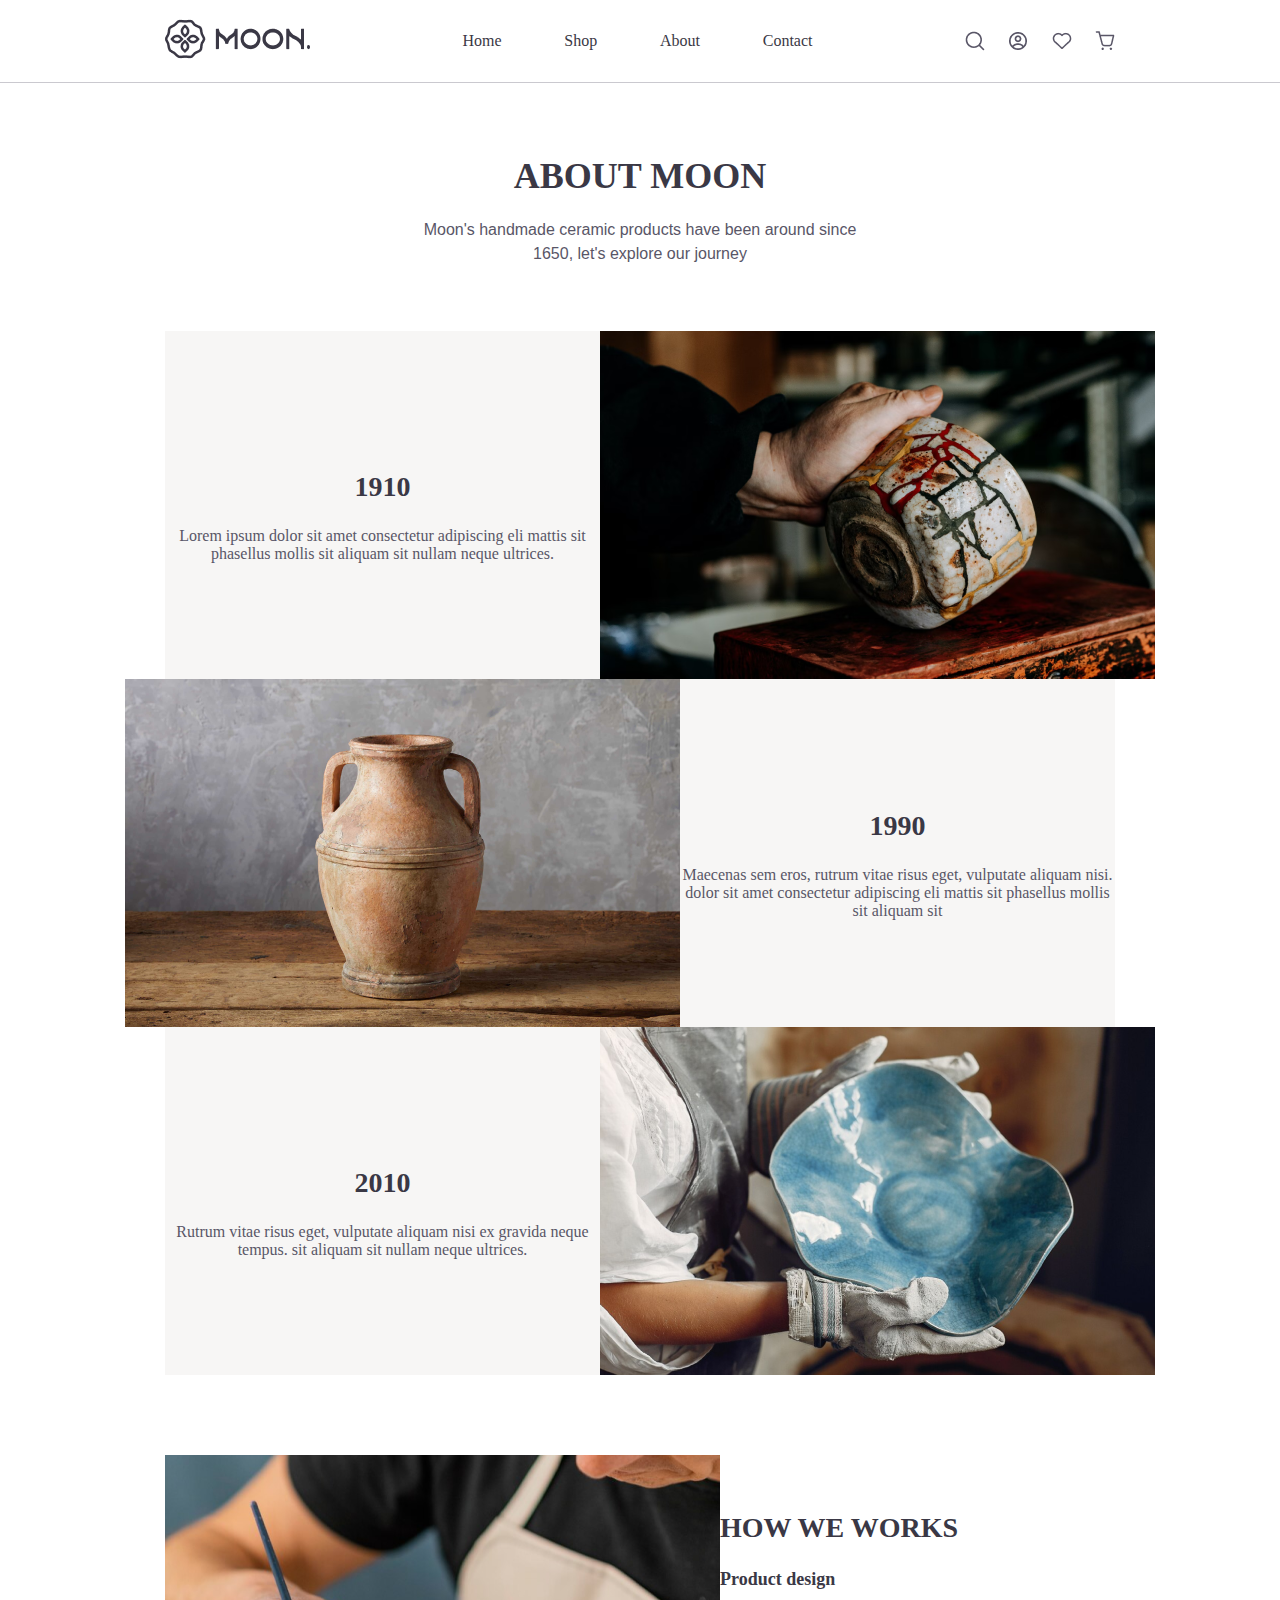
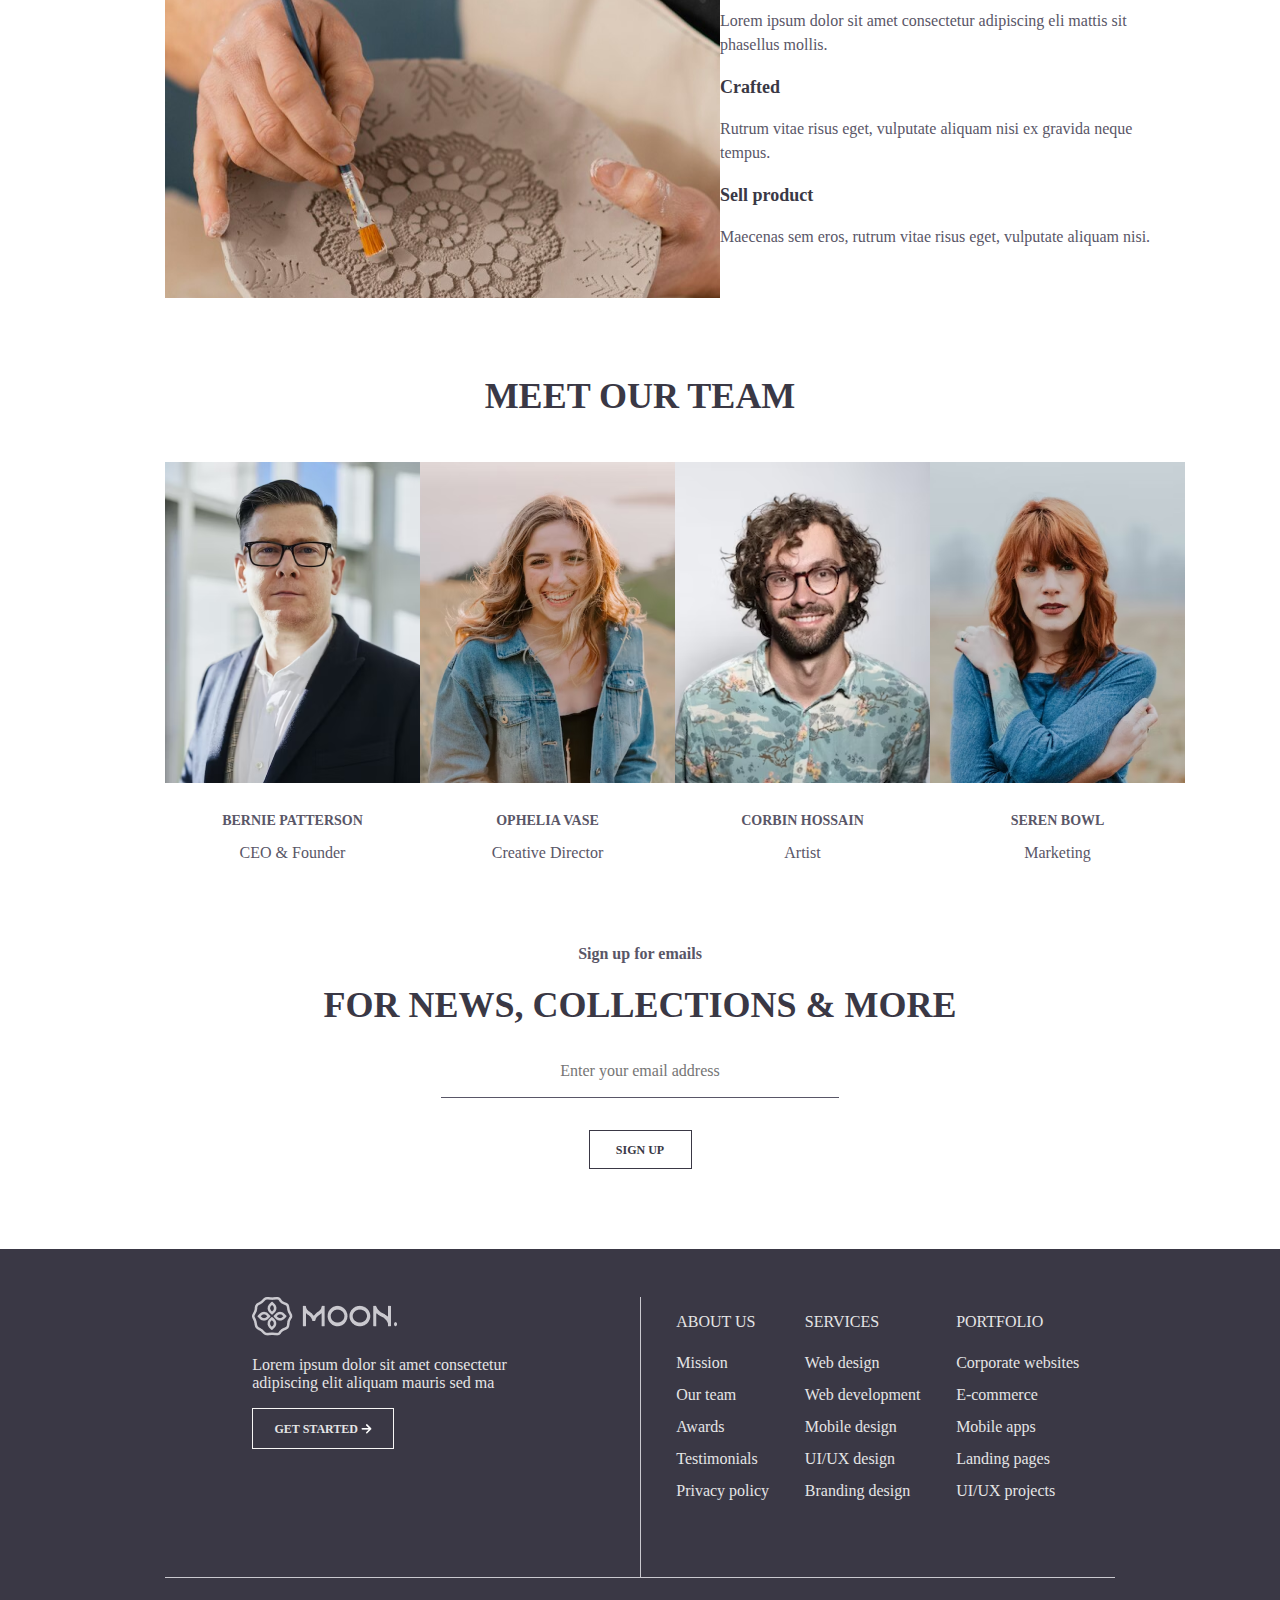
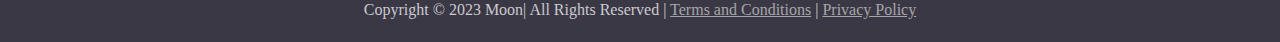
<file: moon/pages/about.html>
<!DOCTYPE html>
<html lang="en">
  <head>
    <meta charset="UTF-8" />
    <meta name="viewport" content="width=device-width, initial-scale=1.0" />
    <link rel="stylesheet" href="/moon/styles/style.css" />
    <title>About</title>
  </head>
  <body>
    <header>
      <div>
        <img src="/moon/static/images/logo.png" alt="Логотип компании" />
      </div>
      
      <nav>
        <ul>
          <li><a href="#" class="header__link">Home</a></li>
          <li><a href="#" class="header__link">Shop</a></li>
          <li><a href="#" class="header__link">About</a></li>
          <li><a href="#" class="header__link">Contact</a></li>
        </ul>
      </nav>
      <div class="header__icon_button">
        <img class="header__icon" src="/moon/static/icons/Search.png" alt="Найти на сайте" />
        <img
          class="header__icon"
          src="/moon/static/icons/Avatar.png"
          alt="Переход в личный кабинет"
        />
        <img class="header__icon" src="/moon/static/icons/Heart.png" alt="Список избранного" />
        <img 
            class="header__icon"
            src="/moon/static/icons/Shopping cart.png"
            alt="Перейти в корзину"
        />
      </div>
    </header>
    <main>
        <section class="about__main">
            <h1>About Moon</h1>
            <p>
                Moon's handmade ceramic products have been around since 1650, let's
                explore our journey
            </p>
        </section>

        <section class="about__evolution">
            <article class="about__evolution_article">
            <div class="about__evolution_article_caption">
                <h2>1910</h2>
                <p>
                Lorem ipsum dolor sit amet consectetur adipiscing eli mattis sit
                phasellus mollis sit aliquam sit nullam neque ultrices.
                </p>
            </div>
            <img src="/moon/static/images/image 127.png" alt="" />
            </article>

            <article class="about__evolution_article">
            <div class="about__evolution_article_caption">
                <h2>1990</h2>
                <p>
                Maecenas sem eros, rutrum vitae risus eget, vulputate aliquam
                nisi. dolor sit amet consectetur adipiscing eli mattis sit
                phasellus mollis sit aliquam sit
                </p>
            </div>
            <img src="/moon/static/images/653289D108_N210216 1.png" alt="" />
            </article>

            <article class="about__evolution_article">
            <div class="about__evolution_article_caption">
                <h2>2010</h2>
                <p>
                Rutrum vitae risus eget, vulputate aliquam nisi ex gravida neque
            tempus. sit aliquam sit nullam neque ultrices.
                </p>
            </div>
            <img src="/moon/static/images/image 125.png" alt="" />
            </article>
        </section>

        <section class="about__work">
          <div class="about__work__content">
              <img 
                src="/moon/static/images/image 124.png" alt="" 
                class="about__work__content__caption_img"
              />
              <div class="about__work__content__caption">
                  <div class="about__work__content__caption_text">
                    <h2>How we works</h2>
                    <h3>Product design</h3>
                    <p>
                      Lorem ipsum dolor sit amet consectetur adipiscing eli mattis sit
                      phasellus mollis.
                    </p>
                    <h3>Crafted</h3>
                    <p>
                      Rutrum vitae risus eget, vulputate aliquam nisi ex gravida neque
                      tempus.
                    </p>
                    <h3>Sell product</h3>
                    <p>
                      Maecenas sem eros, rutrum vitae risus eget, vulputate aliquam nisi.
                    </p>
                  </div>
                  
              </div>
              
        </div>
        </section>

        <section class="about__team">
        <h2>Meet Our Team</h2>
        <div class="about__team_item">
          <article>
              <img src="/moon/static/images/image 113.png" alt="" />
              <div class="about__team__article_caption">
              <div class="about__team__article_caption_name">
                  <p>Bernie PATTERSON</p>
              </div>
              <div class="about__team__article_caption_position">
                  <p>CEO & Founder</p>
              </div>
              </div>
          </article>

          <article>
              <img src="/moon/static/images/image 116.png" alt="" />
              <div class="about__team__article_caption">
              <div class="about__team__article_caption_name">
                  <p>Ophelia Vase</p>
              </div>
              <div class="about__team__article_caption_position">
                  <p>Creative Director</p>
              </div>
              </div>
          </article>

          <article>
              <img src="/moon/static/images/image 114.png" alt="" />
              <div class="about__team__article_caption">
              <div class="about__team__article_caption_name">
                  <p>CorbiN HOSSAIN</p>
              </div>
              <div class="about__team__article_caption_position">
                  <p>Artist</p>
              </div>
              </div>
          </article>

          <article>
              <img src="/moon/static/images/image 118.png" alt="" />
              <div class="about__team__article_caption">
              <div class="about__team__article_caption_name">
                  <p>Seren Bowl</p>
              </div>
              <div class="about__team__article_caption_position">
                  <p>Marketing</p>
              </div>
              </div>
          </article>

        </div>

        </section>

        <section class="about__subscribe">
        <div class="about__subscribe_content">
            <p class="about__subscribe_content__title">Sign up for emails</p>
            <p class="about__subscribe_content__target">For news, collections & more</p>
            <input 
                type="email" 
                placeholder="Enter your email address" 
                class="about__subscribe_content__input">
            </input>
            <div>
                <button class="about__subscribe_content__button">SIGN UP</button>
            </div>
        </div>
        </section>
    </main>
  </body>
  
  <footer>
    <div class="footer__container">
      <div class="footer__content">
        <div class="footer__content__logo">
          <div class="footer__content__logo_content">
            <img src="/moon/static/images/logo_white.png" alt="" />
            <p>
              Lorem ipsum dolor sit amet consectetur adipiscing elit aliquam mauris
              sed ma
            </p>
            <button class="footer__content__logo_button">
              Get started
              <img src="/moon/static/icons/Arrow Right.png" alt="">
            </button>
          </div>
          
        </div>

        <div class="footer__content__links">
          <div>
            <p>About us</p>
            <nav>
              <ul>
                <li><a href="#">Mission</a></li>
                <li><a href="#">Our team</a></li>
                <li><a href="#">Awards</a></li>
                <li><a href="#">Testimonials</a></li>
                <li><a href="#">Privacy policy</a></li>
              </ul>
            </nav>
          </div>

          <div>
            <p>Services</p>
            <nav>
              <ul>
                <li><a href="#">Web design</a></li>
                <li><a href="#">Web development</a></li>
                <li><a href="#">Mobile design</a></li>
                <li><a href="#">UI/UX design</a></li>
                <li><a href="#">Branding design</a></li>
              </ul>
            </nav>
          </div>

          <div>
            <p>Portfolio</p>
            <nav>
              <ul>
                <li><a href="#">Corporate websites</a></li>
                <li><a href="#">E-commerce</a></li>
                <li><a href="#">Mobile apps</a></li>
                <li><a href="#">Landing pages</a></li>
                <li><a href="#">UI/UX projects</a></li>
              </ul>
            </nav>
          </div>
        </div>
      </div>

      <div class="footer__copyright">
        <p>
          Copyright &copy; 2023 Moon| All Rights Reserved |
          <a href="http://" target="_blank" rel="noopener noreferrer"
            >Terms and Conditions</a
          >
          |
          <a href="" target="_blank">Privacy Policy</a>
        </p>
      </div>
    </div>
  </footer>
</html>
</file>
<file: moon/styles/style.css>
* {
    color: #595667;
    background-color: #FFFFFF;
}

body {
    margin: 0px;
}

main {
    margin: 10px 165px;
}




header {
    height: 82px;
    display: flex;
    justify-content: space-between;
    align-items: center;
    margin: 0px;
    padding: 0px 165px;
    border-bottom: 1px solid #CAC9CF;

    nav {
        width: 350px;
        ul {
            list-style: none;
            padding-left: 0;
            display: flex;
            justify-content: space-between
        };

        a {
            color: #3A3845;
            text-decoration: none;
        };
    }
    
    .header__icon_button {
        width: 150px;
        display: flex;
        justify-content: space-between;
    }
}

.header__link:hover {
    color: #000;
}



.about__main {
    text-align: center;
    padding: 65px 0px;
    h1 {
        color: #3A3845;
        font-family: 'Garamond', serif;
        font-weight: 700;
        font-size: 36px;
        line-height: 36px;
        margin: 0px;
        text-transform: uppercase
    };
    p {
        display: inline-block;
        margin-top: 24px;
        margin-bottom: 0px;
        width: 436px;
        font-family: 'Inter', sans-serif;
        font-size: 16px;
        font-weight: 400;
        line-height: 24px;
    }

}


.about__evolution_article {
    display: flex;
    width: 100%;
}

.about__evolution_article_caption,
.about__evolution_article img {
    flex: 1;
}

.about__evolution_article_caption {
    align-content: center;
    justify-items: center;
    text-align: center;
    background-color: #F7F6F5;
}

.about__evolution_article img {
    /* max-width: 100%; */
    height: auto;
    object-fit: cover;
}

.about__evolution_article:nth-child(2) {
    flex-direction: row-reverse;
}


.about__evolution h2 {
    color: #3A3845;
    font-family: 'Garamond', serif;
    font-weight: 700;
    font-size: 28px;
    line-height: 32px;
}

.about__evolution p {
    font-size: 16px;
    width: 435px;
    margin: 24px 0 0;
}

.about__evolution {
    h2, p {
        background-color: #F7F6F5;
    };
}



.about__work {
    margin-top: 80px;
    h2 {
        color: #3A3845;
        font-family: 'Garamond', serif;
        font-weight: 700;
        font-size: 28px;
        line-height: 32px;
        /* margin: 0px;
        margin-top: 48px */
    };
    h3 {
        color: #3A3845;
        font-family: 'Inter', serif;
        font-weight: 600;
        font-size: 18px;
        line-height: 24px;
        /* margin: 0px;
        margin-top: 32px; */
    }
    p {
        color: #595667;
        font-family: 'Inter', serif;
        font-weight: 400;
        font-size: 16px;
        line-height: 24px;
        /* margin: 0px;
        margin-top: 24px; */
    }
}
.about__work__content {
    display: flex;
    width: 100%;
}

.about__work__content__caption {
    flex: 1;
    justify-items: center;
    align-content: center;
}

.about__work__content__caption_img {
    flex: 1;
    max-width: 100%;
    height: auto;
    object-fit: cover;
}

.about__work__content__caption_text {
    width: 460px;
}

.about__work__content__caption_text h2 {
    text-transform: uppercase;
    font-size: 28px;
    font-weight: 700;
}



.about__team {
    margin-top: 80px;
    h2 {
        text-align: center;
        color: #3A3845;
        font-family: 'Garamond', serif;
        font-weight: 700;
        font-size: 36px;
        line-height: 36px;
        margin: 0;        
        text-transform: uppercase;
    };

    article {
        margin-top: 48px;
    };
}


.about__team_item {
    display: flex;
    justify-content: space-between;
}

.about__team__article_caption {
    margin-top: 24px;
    justify-items: center;
}

.about__team__article_caption_name {
    color: #3A3845;
    font-family: 'Inter', serif;
    font-weight: 600;
    font-size: 14px;
    line-height: 20px;
    margin: 0px;
    text-transform: uppercase;

    p {
        margin: 0px;
    }

}

.about__team__article_caption_position {
    color: #807F86;
    font-family: 'Inter', serif;
    font-weight: 400;
    font-size: 16px;
    line-height: 20px;
    margin-top: 12px;

    p {
        margin: 0px;
    }
}




.about__subscribe {
    margin-top: 80px;
    margin-bottom: 80px;
    text-align: center;


    .about__subscribe_content {};

    .about__subscribe_content__title {
        color: #595667;
        font-family: 'Inter', serif;
        font-weight: 600;
        font-size: 16px;
        line-height: 22px;
    }
    .about__subscribe_content__target {
        color: #3A3845;
        font-family: 'Garamond', serif;
        font-weight: 700;
        font-size: 36px;
        line-height: 32px;
        margin: 0px;
        margin-top: 24px;
        text-transform: uppercase;
    }
    .about__subscribe_content__input {
        width: 398px;
        border: none;
        border-bottom: 1px solid #595667;
        outline: none;

        color: #595667;
        font-family: 'Inter', serif;
        font-weight: 400;
        font-size: 16px;
        line-height: 24px;

        margin: 0px;
        margin-top: 24px;
        padding: 14px 0px;
    }
    .about__subscribe_content__input::placeholder {
        text-align: center;
    }

    .about__subscribe_content__button {
        color: #3A3845;
        width: 103px;
        height: 39px;
        border: 1px solid #3A3845;


        font-family: 'Inter', serif;
        font-weight: 600;
        font-size: 12px;
        line-height: 9px;

        margin: 0px;
        margin-top: 32px;
        padding: 15px 24px;
    }
}


footer * {
    background-color: #3A3845;
}

.footer__container {
    /* height: 404px; */
    padding: 48px 165px 0px 165px;
}

footer ul {
    list-style: none;
    margin: 0;
}


.footer__content {
    display: flex;
    justify-content: space-between;
}
.footer__content * {
    color: #E5E5E5;
}
.footer__content a {
    text-decoration: none;
}

.footer__content__logo {
    flex: 1;
    border-right: 1px solid #CAC9CF;
    display: flex;
    justify-content: center;
}

.footer__content__logo_content {
    width: 300px;
    color: #E5E5E5;
}

.footer__content__logo_button {
    width: 142px;
    height: 41px;
    border: 1px solid #F7F6F5;

    color: #E5E5E5;
    font-family: 'Inter', serif;
    font-weight: 600;
    font-size: 12px;
    line-height: 18px;

    display: flex;
    text-transform: uppercase;
    justify-content: center;
    align-items: center;
    gap: 3px;
}

.footer__content__links {
    display: flex;
    flex: 1;
    justify-content: space-evenly;
    padding-bottom: 70px;

    p {
        font-size: 16px;
        text-transform: uppercase;
    }
}


.footer__content__links ul {
    padding: 0;
    line-height: 2rem;
}


.footer__copyright {
    height: 64px;
    border-top: 1px solid #CAC9CF;
    display: flex;
    justify-content: center;
    align-items: center;
}

.footer__copyright p {
    margin: 0;
    color: #CAC9CF;
}

.footer__copyright * {
    color: #A6A6A8;
}
</file>
